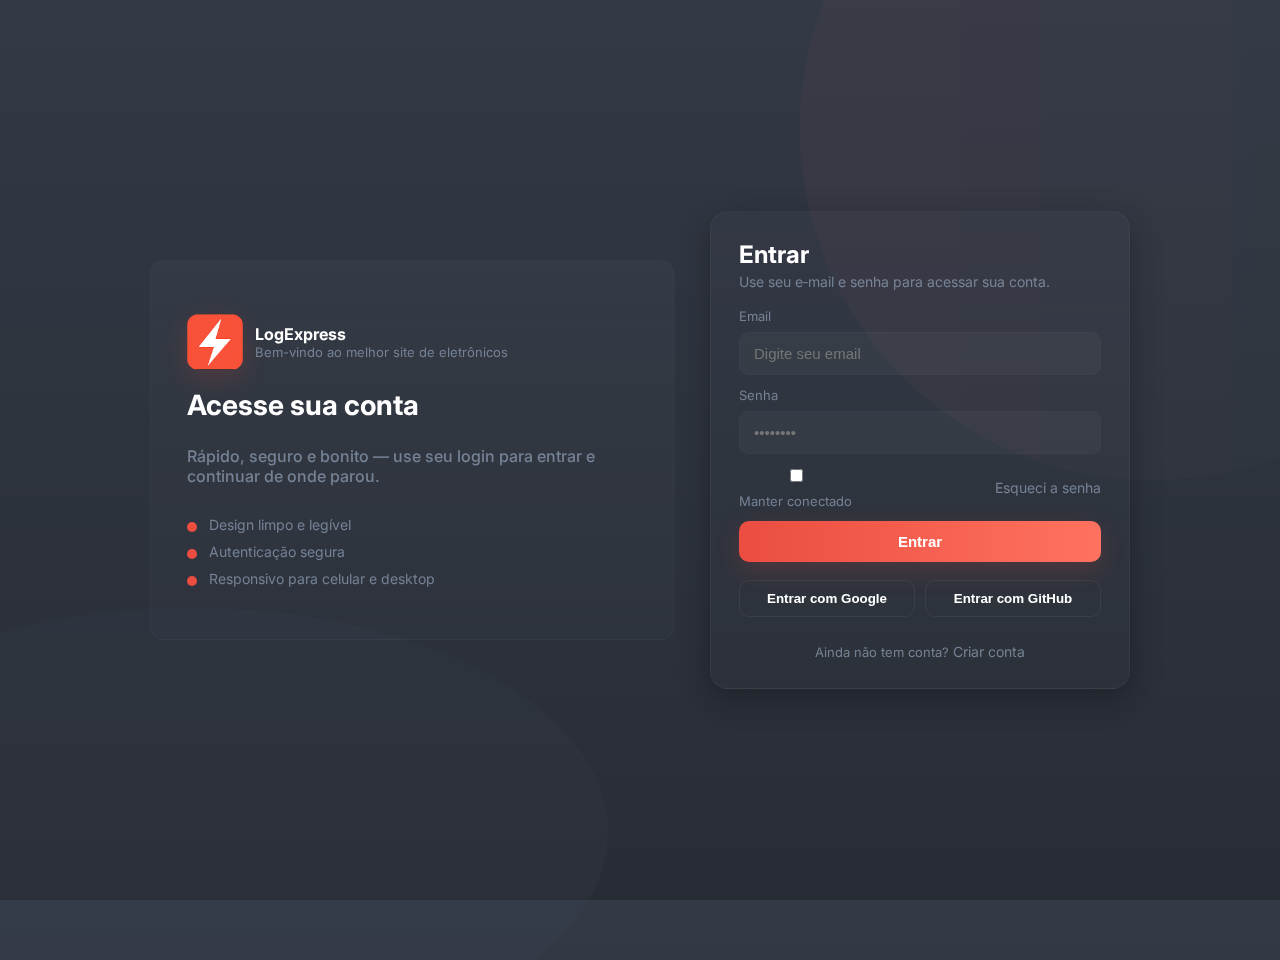
<file: LogExpress/index/index.html>
<!doctype html>

<html lang="pt-BR">
<head>
  <meta charset="utf-8" />
  <meta name="viewport" content="width=device-width, initial-scale=1" />
  <title>Tela de Login</title>
  <link href="https://fonts.googleapis.com/css2?family=Inter:wght@300;400;600;700&display=swap" rel="stylesheet">
  <link rel="stylesheet" href="style.css">
</head>
<body>
  <div class="container">
    <div class="showcase" aria-hidden="true">
      <div class="logo">
        <img src="img/logo.png"
        <div class="mark">
        <div>
          <div style="font-weight:700;">LogExpress</div>
          <div style="color:var(--muted);font-size:13px">Bem-vindo ao melhor site de eletrônicos</div>
        </div>
      </div><h1>Acesse sua conta</h1>
  <p class="lead">Rápido, seguro e bonito — use seu login para entrar e continuar de onde parou.</p>

  <div class="features">
    <div class="feature"><div class="dot"></div><span>Design limpo e legível</span></div>
    <div class="feature"><div class="dot"></div><span>Autenticação segura </span></div>
    <div class="feature"><div class="dot"></div><span>Responsivo para celular e desktop</span></div>
  </div>
</div>

<div class="card" role="region" aria-label="Login">
  <h2>Entrar</h2>
  <p class="sub">Use seu e‑mail e senha para acessar sua conta.</p>

  <form onsubmit="event.preventDefault(); handleLogin();">
    <label>
      Email
      <input class="input" type="email" name="email" id="email" placeholder="Digite seu email" required />
    </label>

    <label>
      Senha
      <input class="input" type="password" name="password" id="password" placeholder="••••••••" minlength="6" required />
    </label>

    <div class="row">
      <label class="remember"><input type="checkbox"/> Manter conectado</label>
      <a class="muted-link" href="#">Esqueci a senha</a>
    </div>

    <button class="btn" type="submit">Entrar</button>

    <div class="alt-actions">
      <button type="button" class="ghost">Entrar com Google</button>
      <button type="button" class="ghost">Entrar com GitHub</button>
    </div>

    <footer class="small">Ainda não tem conta? <a class="muted-link" href="#">Criar conta</a></footer>
  </form>
</div>

  </div>  <svg class="bg-shape" viewBox="0 0 800 600" preserveAspectRatio="none" aria-hidden="true">
    <defs>
      <linearGradient id="g1" x1="0" x2="1">
        <stop offset="0" stop-color="#EB4D41" stop-opacity="0.6" />
        <stop offset="1" stop-color="#596677" stop-opacity="0.2" />
      </linearGradient>
    </defs>
    <circle cx="720" cy="80" r="220" fill="url(#g1)" />
    <ellipse cx="120" cy="520" rx="260" ry="140" fill="#333945" />
  </svg>  <script>
    function handleLogin(){
      const email = document.getElementById('email').value;
      const password = document.getElementById('password').value;
      console.log('Login tentativa', {email, password});
      alert('Tentativa de login enviada (apenas demo).');
    }
  </script></body>
  <script src="script.js"></script>
  <svg class="bg-shape" viewBox="0 0 800 600" preserveAspectRatio="none" aria-hidden="true">
  </svg>

  <script src="script.js"></script>
</body>
</html>
</file>
<file: LogExpress/index/style.css>
:root {
  --accent: #EB4D41; /* destaque */
  --white:  #FFFFFF; 
  --muted:  #758295; /* textos secundários */
  --panel:  #596677; /* painéis / bordas */
  --bg:     #333945; /* fundo principal */
  --radius: 14px;
}

* { box-sizing: border-box; }
html, body { height: 100%; }

body {
  margin: 0;
  font-family: 'Inter', system-ui, sans-serif;
  background: linear-gradient(180deg, rgba(51,57,69,1) 0%, rgba(40,45,53,1) 100%);
  color: var(--white);
  display: flex;
  align-items: center;
  justify-content: center;
  padding: 32px;
}

/* Estrutura */
.container {
  width: 100%;
  max-width: 980px;
  display: grid;
  grid-template-columns: 1fr 420px;
  gap: 36px;
  align-items: center;
}

/* Painel esquerdo */
.showcase {
  padding: 36px;
  border-radius: var(--radius);
  background: linear-gradient(180deg, rgba(86,95,106,0.12), rgba(86,95,106,0.06));
  border: 1px solid rgba(89,102,119,0.12);
  min-height: 380px;
  display: flex;
  flex-direction: column;
  justify-content: center;
  gap: 18px;
}

.logo {
  display: flex;
  align-items: center;
  gap: 12px;
}
/* local do icone da logo */
.logo .mark {
  width: 56px;
  height: 56px;
  border-radius: 12px;
  background: var(--accent);
  display: grid;
  place-items: center;
  font-weight: 700;
  color: var(--white);
  box-shadow: 0 8px 24px rgba(235,77,65,0.18);
}

h1 {
  font-size: 28px;
  margin: 0 0 6px 0;
}

p.lead {
  margin: 0;
  color: var(--muted);
  font-weight: 500;
}

.features {
  margin-top: 12px;
  display: flex;
  flex-direction: column;
  gap: 10px;
}

.feature {
  display: flex;
  gap: 12px;
  align-items: flex-start;
  color: var(--white);
}

.feature .dot {
  width: 10px;
  height: 10px;
  border-radius: 50%;
  background: var(--accent);
  margin-top: 6px;
}

.feature span {
  color: var(--muted);
  font-size: 14px;
}

/* Card de login */
.card {
  background: linear-gradient(180deg, rgba(51,57,69,0.9), rgba(45,50,58,0.85));
  padding: 28px;
  border-radius: 18px;
  box-shadow: 0 10px 30px rgba(17,20,25,0.45);
  border: 1px solid rgba(255,255,255,0.04);
}

.card h2 {
  margin: 0 0 4px 0;
}

.card p.sub {
  margin: 0 0 18px 0;
  color: var(--muted);
  font-size: 14px;
}

/* Formulário */
form {
  display: flex;
  flex-direction: column;
  gap: 12px;
}

label {
  font-size: 13px;
  color: var(--muted);
  display: flex;
  flex-direction: column;
  gap: 8px;
}

.input {
  background: rgba(255,255,255,0.03);
  border: 1px solid rgba(89,102,119,0.12);
  padding: 12px 14px;
  border-radius: 10px;
  color: var(--white);
  outline: none;
  font-size: 15px;
  transition: box-shadow .18s, border-color .18s, transform .06s;
}

.input:focus {
  border-color: var(--accent);
  box-shadow: 0 6px 20px rgba(235,77,65,0.12);
}

.row {
  display: flex;
  gap: 10px;
  align-items: center;
  justify-content: space-between;
}

.remember {
  font-size: 13px;
  color: var(--muted);
  display: inline-flex;
  gap: 8px;
  align-items: center;
}

/* Botões */
.btn {
  appearance: none;
  border: 0;
  padding: 12px 14px;
  border-radius: 10px;
  font-weight: 600;
  cursor: pointer;
  font-size: 15px;
  transition: transform .06s ease, box-shadow .12s;
  background: linear-gradient(90deg, var(--accent), #ff725f);
  color: var(--white);
  box-shadow: 0 8px 24px rgba(235,77,65,0.18);
}

.btn:active {
  transform: translateY(1px);
}

.alt-actions {
  display: flex;
  gap: 10px;
  margin-top: 6px;
}

.ghost {
  flex: 1;
  background: transparent;
  border: 1px solid rgba(255,255,255,0.06);
  padding: 10px;
  border-radius: 10px;
  color: var(--white);
  font-weight: 600;
  cursor: pointer;
}

.muted-link {
  color: var(--muted);
  text-decoration: none;
  font-size: 14px;
}

footer.small {
  margin-top: 14px;
  font-size: 13px;
  color: var(--muted);
  text-align: center;
}

/* Responsividade */
@media (max-width: 880px) {
  .container {
    grid-template-columns: 1fr;
    gap: 18px;
    padding: 10px;
  }
  .showcase { order: 2; }
  .card { order: 1; }
}

/* Formas de fundo */
.bg-shape {
  position: absolute;
  inset: 0;
  pointer-events: none;
  mix-blend-mode: screen;
  opacity: 0.06;
}
</file>
